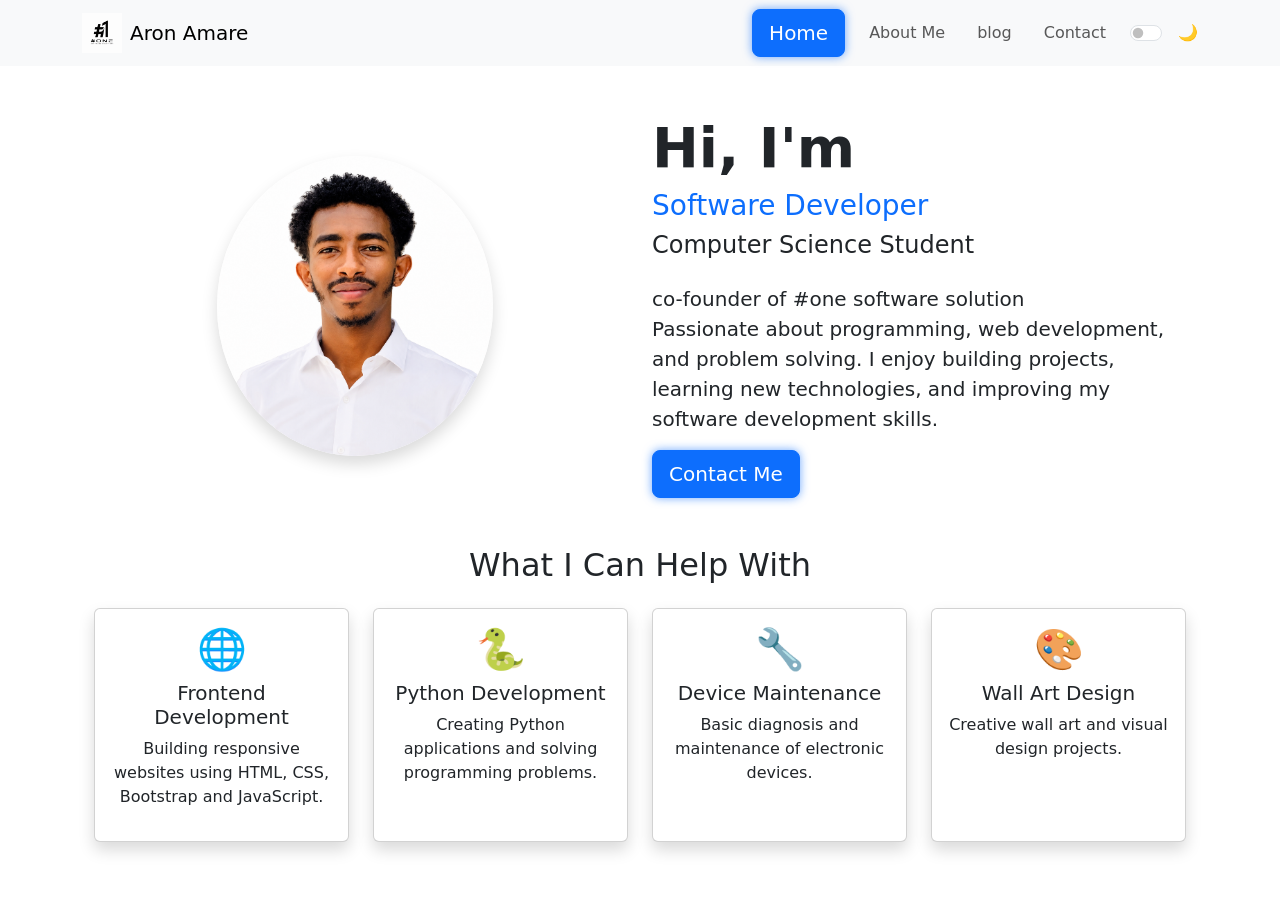
<file: index.html>
<!doctype html>
<html lang="en">
  <head>
    <meta charset="utf-8">
    <meta name="viewport" content="width=device-width, initial-scale=1">
    <title>Home</title>
    <link href="https://cdn.jsdelivr.net/npm/bootstrap@5.3.8/dist/css/bootstrap.min.css" rel="stylesheet" integrity="sha384-sRIl4kxILFvY47J16cr9ZwB07vP4J8+LH7qKQnuqkuIAvNWLzeN8tE5YBujZqJLB" crossorigin="anonymous">
    <link rel="stylesheet" href="styel.css">
  
</head>
  <body>
        <!-- dark mode sections -->
         <nav class="navbar navbar-expand-lg navbar-light bg-light">
  
            <div class="container">


    <!-- Logo -->
    <a class="navbar-brand d-flex align-items-center" href="#">
      <img src="logo2.png" width="40" height="40" class="me-2">
      <span>Aron Amare</span>
    </a>

    <!-- Menu -->
    <ul class="navbar-nav ms-auto d-flex align-items-center">

      <li class="nav-item">
        <a class="btn btn-primary btn-lg glow-btn" href="index.html">Home</a>
      </li>

      <li class="nav-item ms-3">
        <a class="nav-link" href="AboutMe.html">About Me</a>
      </li>
      <li class="nav-item ms-3">
        <a class="nav-link" href="blog.html">blog</a>
      </li>

      <li class="nav-item ms-3">
        <a class="nav-link" href="contact.html">Contact</a>
      </li>

      <!-- DARK MODE TOGGLE (NOW FIXED POSITION) -->
      <li class="nav-item ms-3 d-flex align-items-center">
        <div class="form-check form-switch m-0">
          <input class="form-check-input" type="checkbox" id="darkModeToggle">
          <label class="form-check-label ms-2">🌙</label>
        </div>
      </li>

    </ul>
  </div>
</nav>
    
<!-- body of the personal portifolio -->
<section class="container my-5">

    <div class="row align-items-center">

        <!-- Profile Picture -->
         <div class="flip-container" id="profileFlip">
    <img src="aron.png"
         alt="Aron"
         class="rounded-circle img-fluid shadow flip-image">
</div>
        <!-- Text Content -->
        <div class="col-md-6">

            <h1 class="display-4 fw-bold">
                <span id="typing-text"></span>
            </h1>

            <h3 class="text-primary">
                Software Developer
            </h3>

            <h4 class="mb-4">
                Computer Science Student
            </h4>

            <p class="lead">
                <strong>co-founder of #one software solution</strong> <br>
                Passionate about programming, web development,
                and problem solving. I enjoy building projects,
                learning new technologies, and improving my
                software development skills.
            </p>

            <a href="contact.html" class="btn btn-primary btn-lg glow-btn">Contact Me</a>

        </div>

    </div>
<section class="container my-5">

    <h2 class="text-center mb-4">
        What I Can Help With
    </h2>

    <div class="row g-4">

        <div class="col-md-3">
            <div class="card h-100 shadow text-center">
                <div class="card-body">
                    <h1>🌐</h1>
                    <h5>Frontend Development</h5>
                    <p>
                        Building responsive websites using
                        HTML, CSS, Bootstrap and JavaScript.
                    </p>
                </div>
            </div>
        </div>

        <div class="col-md-3">
            <div class="card h-100 shadow text-center">
                <div class="card-body">
                    <h1>🐍</h1>
                    <h5>Python Development</h5>
                    <p>
                        Creating Python applications and
                        solving programming problems.
                    </p>
                </div>
            </div>
        </div>

        <div class="col-md-3">
            <div class="card h-100 shadow text-center">
                <div class="card-body">
                    <h1>🔧</h1>
                    <h5>Device Maintenance</h5>
                    <p>
                        Basic diagnosis and maintenance
                        of electronic devices.
                    </p>
                </div>
            </div>
        </div>

        <div class="col-md-3">
            <div class="card h-100 shadow text-center">
                <div class="card-body">
                    <h1>🎨</h1>
                    <h5>Wall Art Design</h5>
                    <p>
                        Creative wall art and visual
                        design projects.
                    </p>
                </div>
            </div>
        </div>

    </div>

</section>
  </section>
</section>
<script src="https://cdn.jsdelivr.net/npm/bootstrap@5.3.8/dist/js/bootstrap.bundle.min.js">
    
</script>
 <script src="script.js"></script>
  </body>
</html>
</file>
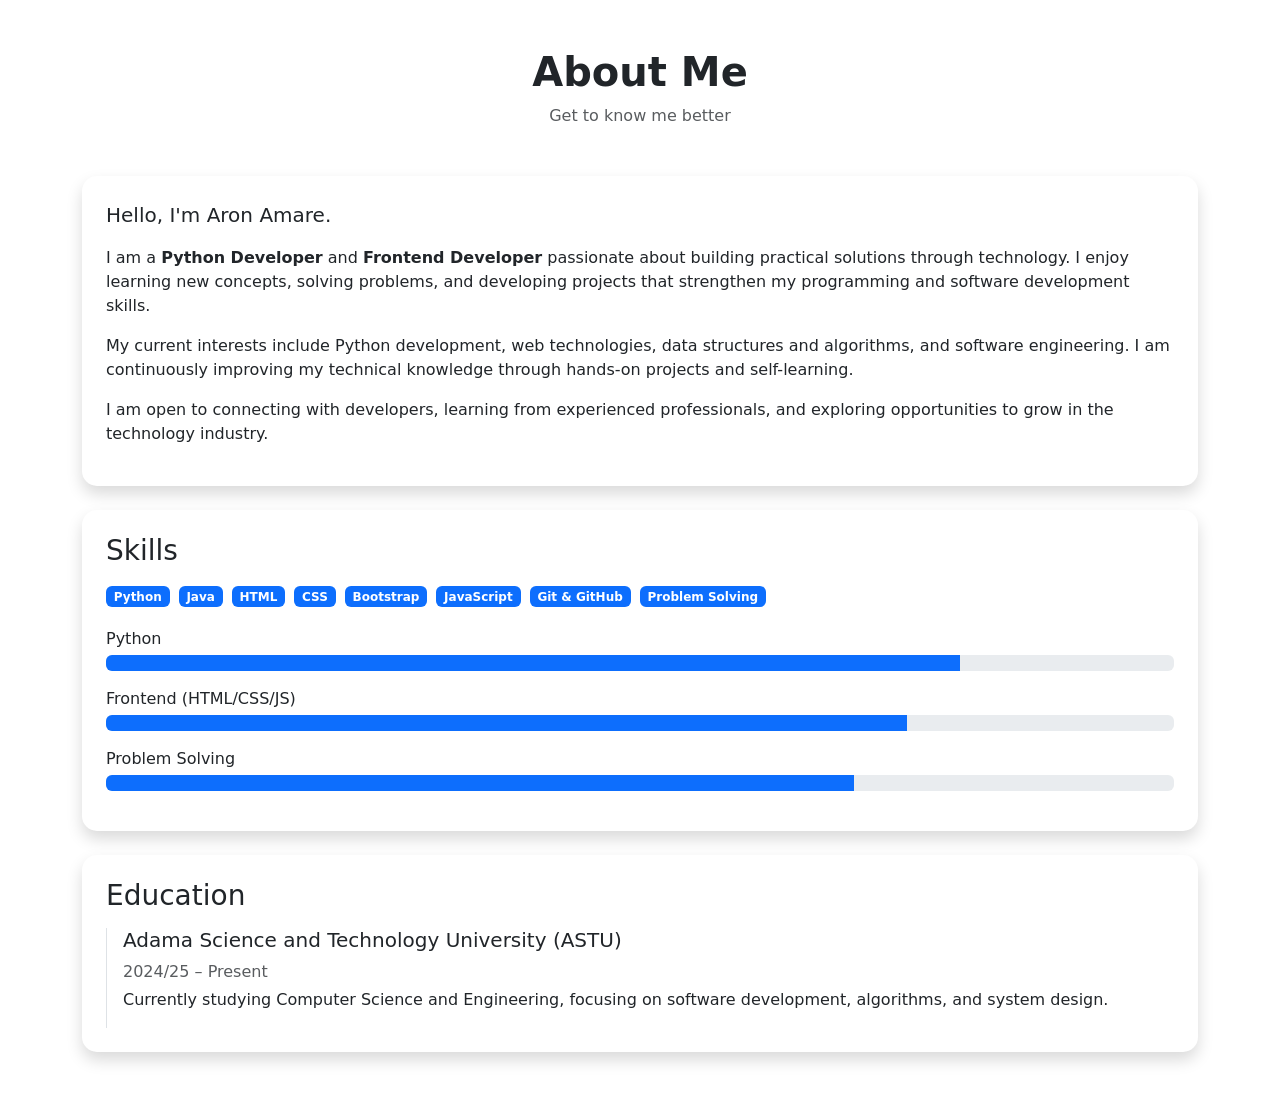
<file: AboutMe.html>
<!doctype html>
<html lang="en">
<head>
  <meta charset="utf-8">
  <meta name="viewport" content="width=device-width, initial-scale=1">
  <title>About Me</title>

  <link href="https://cdn.jsdelivr.net/npm/bootstrap@5.3.8/dist/css/bootstrap.min.css" rel="stylesheet">
  <link rel="stylesheet" href="styel.css">
</head>

<body>

<div class="container my-5">

  <!-- TITLE -->
  <div class="text-center mb-5">
    <h1 class="fw-bold">About Me</h1>
    <p class="text-muted">Get to know me better</p>
  </div>

  <!-- ABOUT CARD -->
  <div class="card border-0 shadow p-4 about-card mb-4">

    <p class="lead">
      Hello, I'm <strong>Aron Amare</strong>.
    </p>

    <p>
      I am a <strong>Python Developer</strong> and <strong>Frontend Developer</strong> passionate about building practical solutions through technology. I enjoy learning new concepts, solving problems, and developing projects that strengthen my programming and software development skills.
    </p>

    <p>
      My current interests include Python development, web technologies, data structures and algorithms, and software engineering. I am continuously improving my technical knowledge through hands-on projects and self-learning.
    </p>

    <p>
      I am open to connecting with developers, learning from experienced professionals, and exploring opportunities to grow in the technology industry.
    </p>

  </div>

  <!-- SKILLS SECTION -->
  <div class="card border-0 shadow p-4 about-card mb-4">

    <h3 class="mb-3">Skills</h3>

    <!-- Badges -->
    <div class="mb-3">
      <span class="badge bg-primary me-1 mb-1">Python</span>
      <span class="badge bg-primary me-1 mb-1">Java</span>
      <span class="badge bg-primary me-1 mb-1">HTML</span>
      <span class="badge bg-primary me-1 mb-1">CSS</span>
      <span class="badge bg-primary me-1 mb-1">Bootstrap</span>
      <span class="badge bg-primary me-1 mb-1">JavaScript</span>
      <span class="badge bg-primary me-1 mb-1">Git & GitHub</span>
      <span class="badge bg-primary me-1 mb-1">Problem Solving</span>
    </div>

    <!-- Progress Bars -->
    <p class="mb-1">Python</p>
    <div class="progress mb-3">
      <div class="progress-bar" style="width: 80%"></div>
    </div>

    <p class="mb-1">Frontend (HTML/CSS/JS)</p>
    <div class="progress mb-3">
      <div class="progress-bar" style="width: 75%"></div>
    </div>

    <p class="mb-1">Problem Solving</p>
    <div class="progress mb-3">
      <div class="progress-bar" style="width: 70%"></div>
    </div>

  </div>

  <!-- EDUCATION SECTION -->
  <div class="card border-0 shadow p-4 about-card">

    <h3 class="mb-3">Education</h3>

    <div class="border-start ps-3">

      <h5>Adama Science and Technology University (ASTU)</h5>
      <p class="text-muted mb-1">2024/25 – Present</p>
      <p>
        Currently studying Computer Science and Engineering, focusing on software development, algorithms, and system design.
      </p>

    </div>

  </div>

</div>

<script src="https://cdn.jsdelivr.net/npm/bootstrap@5.3.8/dist/js/bootstrap.bundle.min.js"></script>
<script src="script.js"></script>
</body>
</html>
</file>
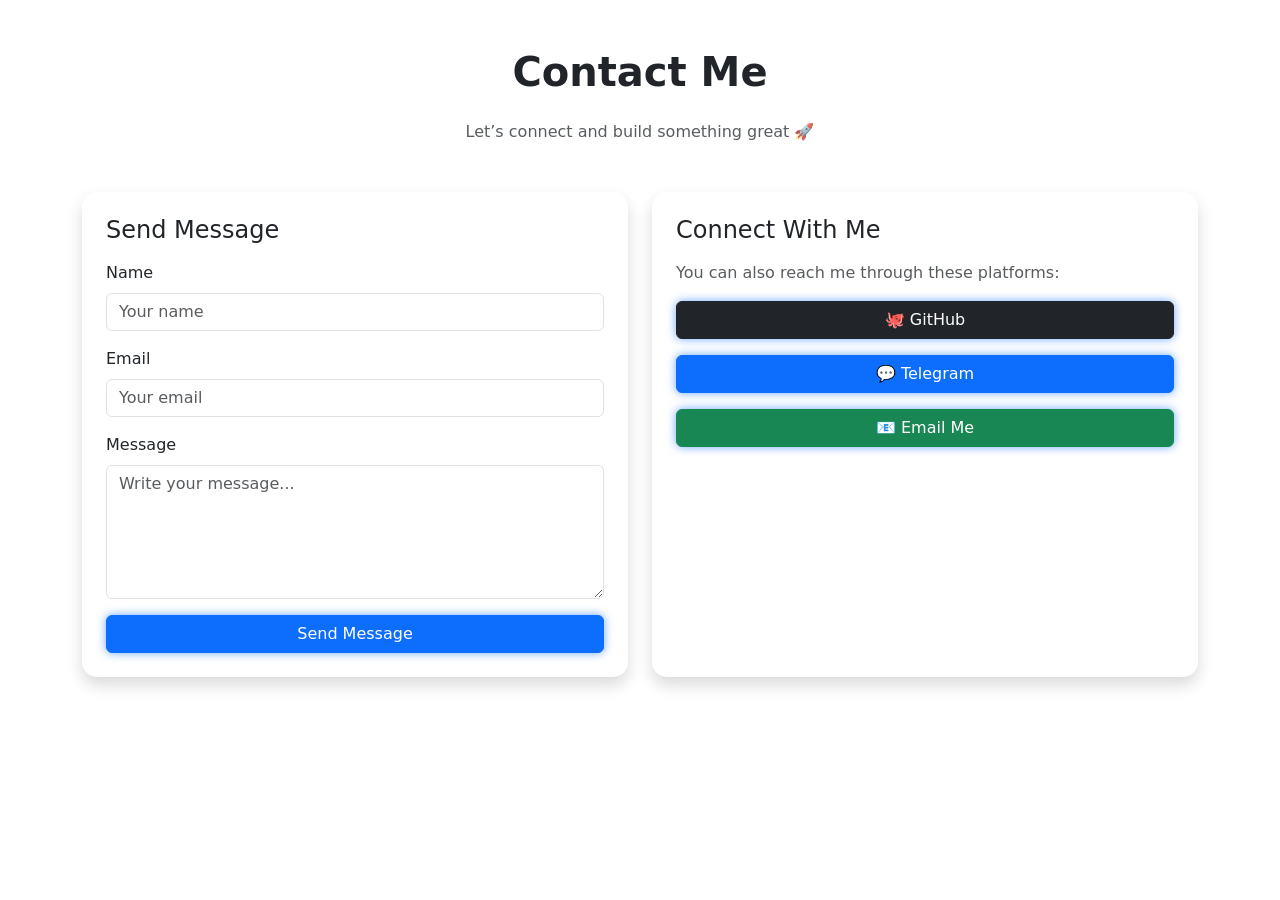
<file: contact.html>
<!doctype html>
<html lang="en">
<head>
  <meta charset="utf-8">
  <meta name="viewport" content="width=device-width, initial-scale=1">
  <title>Contact</title>

  <link href="https://cdn.jsdelivr.net/npm/bootstrap@5.3.8/dist/css/bootstrap.min.css" rel="stylesheet">

  <link rel="stylesheet" href="styel.css">
</head>

<body>

<div class="container my-5">

  <!-- Title -->
  <h1 class="text-center mb-4 fw-bold">Contact Me</h1>
  <p class="text-center text-muted mb-5">
    Let’s connect and build something great 🚀
  </p>

  <div class="row g-4">

    <!-- CONTACT FORM -->
    <div class="col-md-6">

      <div class="card p-4 shadow border-0 contact-card">

        <h4 class="mb-3">Send Message</h4>

        <form>

          <div class="mb-3">
            <label class="form-label">Name</label>
            <input type="text" class="form-control" placeholder="Your name">
          </div>

          <div class="mb-3">
            <label class="form-label">Email</label>
            <input type="email" class="form-control" placeholder="Your email">
          </div>

          <div class="mb-3">
            <label class="form-label">Message</label>
            <textarea class="form-control" rows="5" placeholder="Write your message..."></textarea>
          </div>

          <button class="btn btn-primary w-100 glow-btn">Send Message</button>

        </form>

      </div>

    </div>

    <!-- SOCIAL LINKS -->
    <div class="col-md-6">

      <div class="card p-4 shadow border-0 contact-card h-100">

        <h4 class="mb-3">Connect With Me</h4>

        <p class="text-muted">
          You can also reach me through these platforms:
        </p>

        <div class="d-grid gap-3">

          <a href="https://github.com/Adoni-mafi" class="btn btn-dark glow-btn">
            🐙 GitHub
          </a>

          <a href="https://t.me/Adoni_maf" class="btn btn-primary glow-btn">
            💬 Telegram
          </a>

          <a href="mailto:aronamre01@gmail.com" class="btn btn-success glow-btn">
            📧 Email Me
          </a>

        </div>

      </div>

    </div>

  </div>

</div>

<script src="https://cdn.jsdelivr.net/npm/bootstrap@5.3.8/dist/js/bootstrap.bundle.min.js"></script>

<script src="script.js"></script>
</body>
</html>
</file>
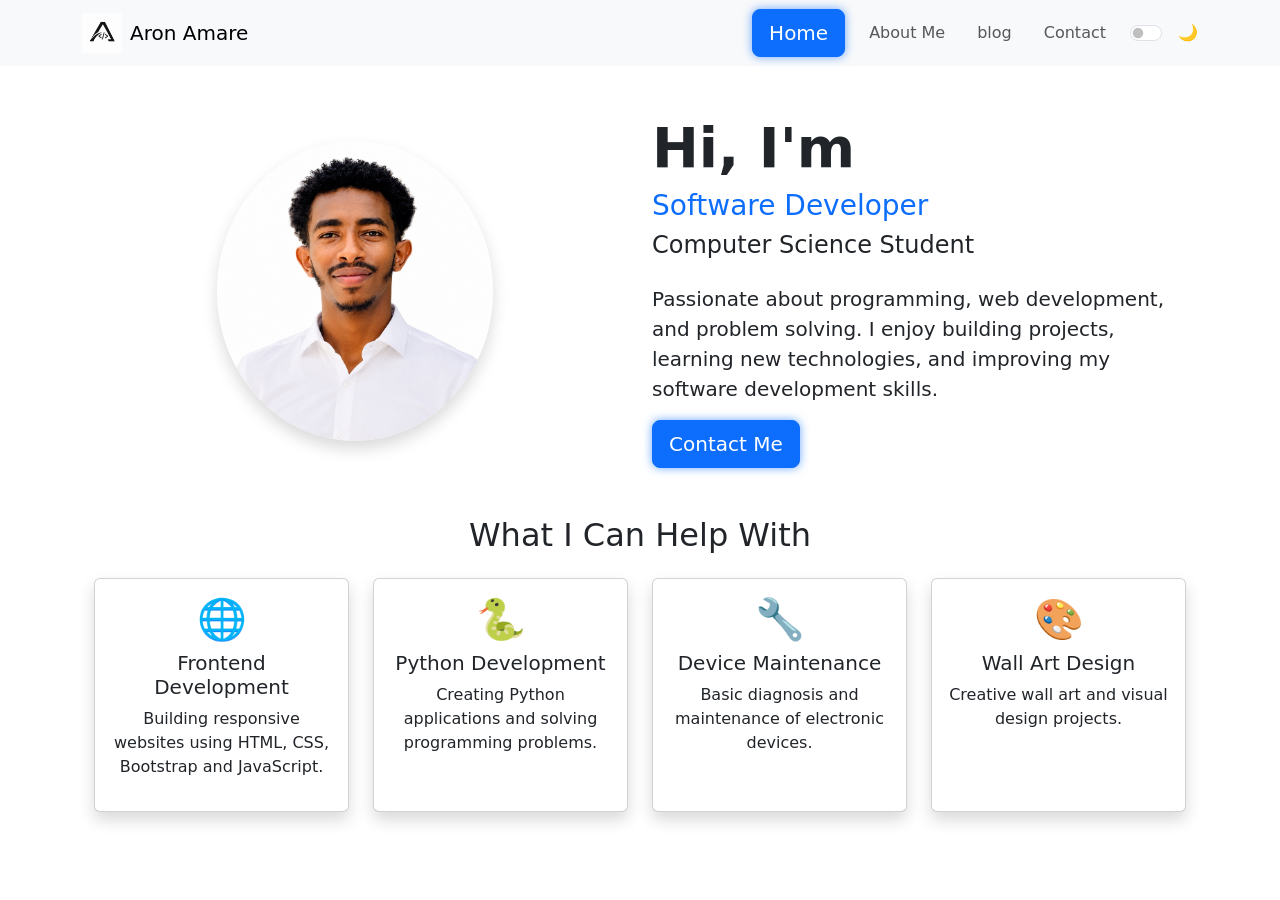
<file: portifolio_test.html>
<!doctype html>
<html lang="en">
  <head>
    <meta charset="utf-8">
    <meta name="viewport" content="width=device-width, initial-scale=1">
    <title>Home</title>
    <link href="https://cdn.jsdelivr.net/npm/bootstrap@5.3.8/dist/css/bootstrap.min.css" rel="stylesheet" integrity="sha384-sRIl4kxILFvY47J16cr9ZwB07vP4J8+LH7qKQnuqkuIAvNWLzeN8tE5YBujZqJLB" crossorigin="anonymous">
    <link rel="stylesheet" href="styel.css">
  
</head>
  <body>
        <!-- dark mode sections -->
         <nav class="navbar navbar-expand-lg navbar-light bg-light">
  
            <div class="container">


    <!-- Logo -->
    <a class="navbar-brand d-flex align-items-center" href="#">
      <img src="aronlogo.png" width="40" height="40" class="me-2">
      <span>Aron Amare</span>
    </a>

    <!-- Menu -->
    <ul class="navbar-nav ms-auto d-flex align-items-center">

      <li class="nav-item">
        <a class="btn btn-primary btn-lg glow-btn" href="portifolio_test.html">Home</a>
      </li>

      <li class="nav-item ms-3">
        <a class="nav-link" href="AboutMe.html">About Me</a>
      </li>
      <li class="nav-item ms-3">
        <a class="nav-link" href="blog.html">blog</a>
      </li>

      <li class="nav-item ms-3">
        <a class="nav-link" href="contact.html">Contact</a>
      </li>

      <!-- DARK MODE TOGGLE (NOW FIXED POSITION) -->
      <li class="nav-item ms-3 d-flex align-items-center">
        <div class="form-check form-switch m-0">
          <input class="form-check-input" type="checkbox" id="darkModeToggle">
          <label class="form-check-label ms-2">🌙</label>
        </div>
      </li>

    </ul>
  </div>
</nav>
    
<!-- body of the personal portifolio -->
<section class="container my-5">

    <div class="row align-items-center">

        <!-- Profile Picture -->
         <div class="flip-container" id="profileFlip">
    <img src="aron.png"
         alt="Aron"
         class="rounded-circle img-fluid shadow flip-image">
</div>
        <!-- Text Content -->
        <div class="col-md-6">

            <h1 class="display-4 fw-bold">
                <span id="typing-text"></span>
            </h1>

            <h3 class="text-primary">
                Software Developer
            </h3>

            <h4 class="mb-4">
                Computer Science Student
            </h4>

            <p class="lead">
                Passionate about programming, web development,
                and problem solving. I enjoy building projects,
                learning new technologies, and improving my
                software development skills.
            </p>

            <a href="contact.html" class="btn btn-primary btn-lg glow-btn">Contact Me</a>

        </div>

    </div>
<section class="container my-5">

    <h2 class="text-center mb-4">
        What I Can Help With
    </h2>

    <div class="row g-4">

        <div class="col-md-3">
            <div class="card h-100 shadow text-center">
                <div class="card-body">
                    <h1>🌐</h1>
                    <h5>Frontend Development</h5>
                    <p>
                        Building responsive websites using
                        HTML, CSS, Bootstrap and JavaScript.
                    </p>
                </div>
            </div>
        </div>

        <div class="col-md-3">
            <div class="card h-100 shadow text-center">
                <div class="card-body">
                    <h1>🐍</h1>
                    <h5>Python Development</h5>
                    <p>
                        Creating Python applications and
                        solving programming problems.
                    </p>
                </div>
            </div>
        </div>

        <div class="col-md-3">
            <div class="card h-100 shadow text-center">
                <div class="card-body">
                    <h1>🔧</h1>
                    <h5>Device Maintenance</h5>
                    <p>
                        Basic diagnosis and maintenance
                        of electronic devices.
                    </p>
                </div>
            </div>
        </div>

        <div class="col-md-3">
            <div class="card h-100 shadow text-center">
                <div class="card-body">
                    <h1>🎨</h1>
                    <h5>Wall Art Design</h5>
                    <p>
                        Creative wall art and visual
                        design projects.
                    </p>
                </div>
            </div>
        </div>

    </div>

</section>
  </section>
</section>
<script src="https://cdn.jsdelivr.net/npm/bootstrap@5.3.8/dist/js/bootstrap.bundle.min.js">
    
</script>
 <script src="script.js"></script>
  </body>
</html>
</file>
<file: styel.css>
/* Smooth transition */
body {
    transition: background-color 0.3s ease, color 0.3s ease;
}

/* DARK MODE ROOT */
.dark-mode {
    background-color: #212529;
    color: white;
}

/* Navbar fix */
.dark-mode .navbar,
.dark-mode .navbar-light {
    background-color: #000 !important;
}

/* Force text visibility */
.dark-mode h1,
.dark-mode h2,
.dark-mode h3,
.dark-mode h4,
.dark-mode h5,
.dark-mode p,
.dark-mode a,
.dark-mode span,
.dark-mode label {
    color: white !important;
}

/* Bootstrap override */
.dark-mode .bg-light {
    background-color: #000 !important;
}

.dark-mode .nav-link {
    color: white !important;
}
/* Glow effect for buttons */
.glow-btn {
    box-shadow: 0 0 10px rgba(13, 110, 253, 0.6);
    transition: 0.3s ease;
}

/* Hover glow */
.glow-btn:hover {
    transform: scale(1.05);
    box-shadow: 0 0 15px rgba(13, 110, 253, 0.9);
}

/* DARK MODE BUTTON COLOR CHANGE */
.dark-mode .btn-primary {
    background-color: #28a745 !important;  /* green */
    border-color: #28a745 !important;
    box-shadow: 0 0 10px rgba(40, 167, 69, 0.6);
}

/* DARK MODE GLOW */
.dark-mode .glow-btn:hover {
    box-shadow: 0 0 15px rgba(40, 167, 69, 0.9);
}

/* Container */
.flip-container {
    width: 300px;
    height: 300px;
    margin: auto;
    perspective: 1000px;
    cursor: pointer;
}

/* Image */
.flip-image {
    width: 100%;
    height: 100%;
    object-fit: cover;
    border-radius: 50%;
    transition: transform 0.6s ease;
    transform-style: preserve-3d;
}

/* Flip effect */
.flip {
    transform: rotateY(180deg);
}
/* cintact page css */
/* Contact card styling */
.contact-card {
    border-radius: 15px;
    transition: 0.3s ease;
}

/* Hover effect */
.contact-card:hover {
    transform: translateY(-5px);
}

/* Button glow (you already used this idea) */
.glow-btn {
    transition: 0.3s ease;
}

/* LIGHT MODE glow */
.glow-btn:hover {
    box-shadow: 0 0 15px rgba(13, 110, 253, 0.6);
    transform: scale(1.02);
}

/* DARK MODE support */
.dark-mode .contact-card {
    background-color: #2c2f33 !important;
    color: white;
}

.dark-mode .form-control {
    background-color: #1f1f1f;
    color: white;
    border: 1px solid #444;
}

.dark-mode .form-control::placeholder {
    color: #bbb;
}

/* About me section of css */
/* Card style */
.about-card {
    border-radius: 15px;
    transition: 0.3s ease;
}

.about-card:hover {
    transform: translateY(-5px);
}

/* Progress bar customization */
.progress-bar {
    background-color: #0d6efd;
}

/* Dark mode support */
.dark-mode .about-card {
    background-color: #2c2f33 !important;
    color: white;
}

.dark-mode .progress {
    background-color: #444;
}

.dark-mode .progress-bar {
    background-color: #28a745 !important;
}

.dark-mode .badge {
    background-color: #28a745 !important;
}

/* blog section of css */
/* Blog cards */
.blog-card {
    border-radius: 15px;
    transition: 0.3s ease;
    overflow: hidden;
}

/* Hover effect */
.blog-card:hover {
    transform: translateY(-5px);
}

/* Image smooth look */
.blog-card img {
    height: 200px;
    object-fit: cover;
}

/* Dark mode support */
.dark-mode .blog-card {
    background-color: #2c2f33 !important;
    color: white;
}

.dark-mode .card-text {
    color: white !important;
}
/* home page card */
.card {
    transition: 0.3s ease;
}

.card:hover {
    transform: translateY(-8px);
}

/* Dark Mode Cards */
.dark-mode .card {
    background-color: #343a40 !important;
    color: white !important;
    border-color: #495057;
}

.dark-mode .card p,
.dark-mode .card h5,
.dark-mode .card h1 {
    color: white !important;
}
.dark-mode .flip-image {
    box-shadow:
        0 0 50px rgb(2, 129, 19),
        0 0 45px rgb(22, 124, 1) !important;
}
</file>
